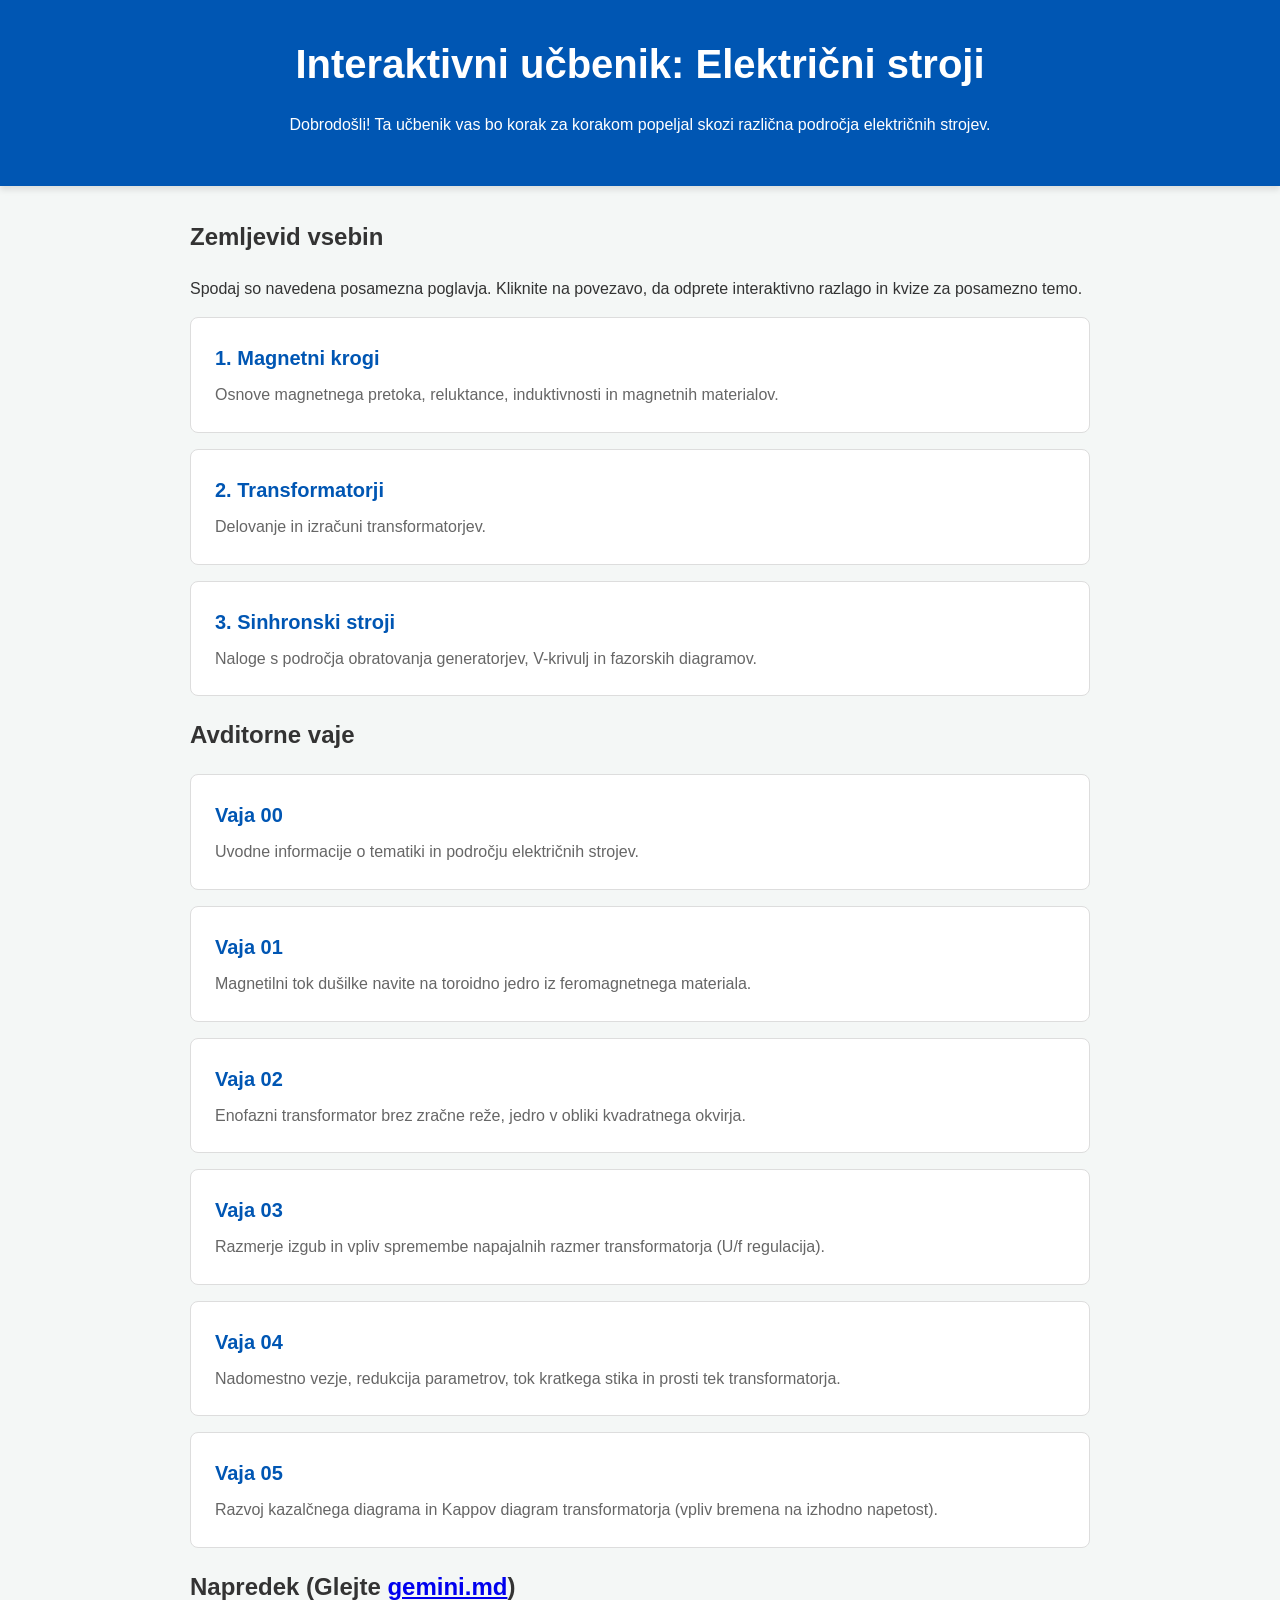
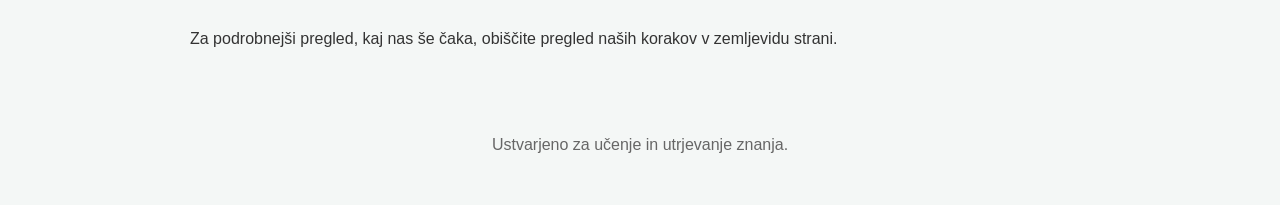
<file: index.html>
<!DOCTYPE html>
<html lang="sl">
<head>
    <meta charset="UTF-8">
    <meta name="viewport" content="width=device-width, initial-scale=1.0">
    <title>Interaktivni učbenik: Električni stroji</title>
    <link rel="stylesheet" href="style.css">
</head>
<body>
    <header>
        <h1>Interaktivni učbenik: Električni stroji</h1>
        <p>Dobrodošli! Ta učbenik vas bo korak za korakom popeljal skozi različna področja električnih strojev.</p>
    </header>

    <main class="container">
        <h2>Zemljevid vsebin</h2>
        <p>Spodaj so navedena posamezna poglavja. Kliknite na povezavo, da odprete interaktivno razlago in kvize za posamezno temo.</p>

        <ul class="chapter-list">
            <li>
                <a href="1_magnetni_krogi.html" class="chapter-link">
                    <span class="chapter-title">1. Magnetni krogi</span>
                    <span class="chapter-desc">Osnove magnetnega pretoka, reluktance, induktivnosti in magnetnih materialov.</span>
                </a>
            </li>
            <li>
                <a href="2_transformatorji.html" class="chapter-link">
                    <span class="chapter-title">2. Transformatorji</span>
                    <span class="chapter-desc">Delovanje in izračuni transformatorjev.</span>
                </a>
            </li>
            <li>
                <a href="3_sinhronski_stroji.html" class="chapter-link">
                    <span class="chapter-title">3. Sinhronski stroji</span>
                    <span class="chapter-desc">Naloge s področja obratovanja generatorjev, V-krivulj in fazorskih diagramov.</span>
                </a>
            </li>
        </ul>

        <h2>Avditorne vaje</h2>
        <ul class="chapter-list">
            <li>
                <a href="vaja_00.html" class="chapter-link">
                    <span class="chapter-title">Vaja 00</span>
                    <span class="chapter-desc">Uvodne informacije o tematiki in področju električnih strojev.</span>
                </a>
            </li>
            <li>
                <a href="vaja_01.html" class="chapter-link">
                    <span class="chapter-title">Vaja 01</span>
                    <span class="chapter-desc">Magnetilni tok dušilke navite na toroidno jedro iz feromagnetnega materiala.</span>
                </a>
            </li>
            <li>
                <a href="vaja_02.html" class="chapter-link">
                    <span class="chapter-title">Vaja 02</span>
                    <span class="chapter-desc">Enofazni transformator brez zračne reže, jedro v obliki kvadratnega okvirja.</span>
                </a>
            </li>
            <li>
                <a href="vaja_03.html" class="chapter-link">
                    <span class="chapter-title">Vaja 03</span>
                    <span class="chapter-desc">Razmerje izgub in vpliv spremembe napajalnih razmer transformatorja (U/f regulacija).</span>
                </a>
            </li>
            <li>
                <a href="vaja_04.html" class="chapter-link">
                    <span class="chapter-title">Vaja 04</span>
                    <span class="chapter-desc">Nadomestno vezje, redukcija parametrov, tok kratkega stika in prosti tek transformatorja.</span>
                </a>
            </li>
            <li>
                <a href="vaja_05.html" class="chapter-link">
                    <span class="chapter-title">Vaja 05</span>
                    <span class="chapter-desc">Razvoj kazalčnega diagrama in Kappov diagram transformatorja (vpliv bremena na izhodno napetost).</span>
                </a>
            </li>
        </ul>

        <h2>Napredek (Glejte <a href="gemini.md" target="_blank">gemini.md</a>)</h2>
        <p>Za podrobnejši pregled, kaj nas še čaka, obiščite pregled naših korakov v zemljevidu strani.</p>
    </main>

    <footer>
        <p>Ustvarjeno za učenje in utrjevanje znanja.</p>
    </footer>
</body>
</html>
</file>
<file: style.css>
:root {
    --primary-color: #0056b3;
    --secondary-color: #f8f9fa;
    --text-color: #333;
    --border-color: #ddd;
    --success-color: #28a745;
    --error-color: #dc3545;
    --hover-color: #004494;
    --hint-bg: #e9ecef;
}

body {
    font-family: 'Segoe UI', Tahoma, Geneva, Verdana, sans-serif;
    line-height: 1.6;
    color: var(--text-color);
    background-color: #f4f7f6;
    margin: 0;
    padding: 0;
}

header {
    background-color: var(--primary-color);
    color: white;
    padding: 2rem 1rem;
    text-align: center;
    box-shadow: 0 4px 6px rgba(0,0,0,0.1);
}

header h1 {
    margin: 0;
    font-size: 2.5rem;
}

.container {
    max-width: 900px;
    margin: 2rem auto;
    padding: 0 1rem;
}

/* Chapter List Styles */
.chapter-list {
    list-style: none;
    padding: 0;
}

.chapter-list li {
    margin-bottom: 1rem;
}

.chapter-link {
    display: block;
    background-color: white;
    padding: 1.5rem;
    border-radius: 8px;
    text-decoration: none;
    color: var(--text-color);
    border: 1px solid var(--border-color);
    transition: transform 0.2s, box-shadow 0.2s;
}

.chapter-link:hover {
    transform: translateY(-2px);
    box-shadow: 0 4px 12px rgba(0,0,0,0.1);
}

.chapter-title {
    display: block;
    font-size: 1.25rem;
    font-weight: bold;
    color: var(--primary-color);
    margin-bottom: 0.5rem;
}

.chapter-desc {
    display: block;
    color: #666;
}

.disabled .chapter-link {
    background-color: #f5f5f5;
    cursor: not-allowed;
    opacity: 0.7;
}
.disabled .chapter-link:hover {
    transform: none;
    box-shadow: none;
}
.disabled .chapter-title {
    color: #999;
}

/* Content Styles */
.content-section {
    background: white;
    padding: 2rem;
    border-radius: 8px;
    box-shadow: 0 2px 8px rgba(0,0,0,0.05);
    margin-bottom: 2rem;
}

.formula-box {
    background-color: #f8f9fa;
    border-left: 4px solid var(--primary-color);
    padding: 1rem;
    margin: 1rem 0;
    font-family: monospace;
    font-size: 1.1rem;
}

/* Details/Summary (Hints) */
details {
    background-color: var(--hint-bg);
    padding: 0.5rem 1rem;
    border-radius: 5px;
    margin: 1rem 0;
    border: 1px solid var(--border-color);
}

summary {
    font-weight: bold;
    cursor: pointer;
    color: var(--primary-color);
    outline: none;
    padding: 0.5rem 0;
}

summary:hover {
    color: var(--hover-color);
}

details p {
    margin-top: 0.5rem;
    padding-top: 0.5rem;
    border-top: 1px solid #ccc;
}

/* Quiz Styles */
.quiz-section {
    background-color: #fff3cd;
    border: 1px solid #ffeeba;
    padding: 1.5rem;
    border-radius: 8px;
    margin-top: 2rem;
}

.quiz-section h3 {
    color: #856404;
    margin-top: 0;
}

.input-group {
    margin: 1rem 0;
}

input[type="number"] {
    padding: 0.5rem;
    font-size: 1rem;
    border: 1px solid #ccc;
    border-radius: 4px;
    width: 150px;
    margin-right: 10px;
}

button {
    background-color: var(--primary-color);
    color: white;
    border: none;
    padding: 0.5rem 1.5rem;
    font-size: 1rem;
    border-radius: 4px;
    cursor: pointer;
    transition: background-color 0.2s;
}

button:hover {
    background-color: var(--hover-color);
}

.feedback {
    margin-top: 1rem;
    font-weight: bold;
    padding: 0.5rem;
    border-radius: 4px;
    display: none;
}

.feedback.success {
    display: block;
    background-color: #d4edda;
    color: var(--success-color);
    border: 1px solid #c3e6cb;
}

.feedback.error {
    display: block;
    background-color: #f8d7da;
    color: var(--error-color);
    border: 1px solid #f5c6cb;
}

/* Footer */
footer {
    text-align: center;
    padding: 2rem;
    color: #666;
    margin-top: 2rem;
}

/* Real World Use Styles */
.real-world-box {
    background-color: #eef7f8;
    border-left: 4px solid #17a2b8;
    padding: 1rem;
    margin: 1.5rem 0;
    border-radius: 4px;
}
.real-world-title {
    font-weight: bold;
    color: #0c5460;
    display: flex;
    align-items: center;
    margin-bottom: 0.5rem;
}
.real-world-title svg {
    margin-right: 8px;
    fill: #17a2b8;
}

/* Interactive SVG & Controls */
.interactive-container {
    display: flex;
    flex-wrap: wrap;
    gap: 20px;
    background: white;
    border: 1px solid #ddd;
    border-radius: 8px;
    padding: 20px;
    margin: 20px 0;
    box-shadow: 0 2px 4px rgba(0,0,0,0.05);
}
.interactive-controls {
    flex: 1;
    min-width: 250px;
}
.interactive-controls .control-group {
    margin-bottom: 15px;
}
.interactive-controls label {
    display: block;
    margin-bottom: 5px;
    font-weight: bold;
    color: #555;
}
.interactive-controls input[type="range"] {
    width: 100%;
}
.interactive-results {
    background: #f8f9fa;
    padding: 10px;
    border-radius: 5px;
    margin-top: 15px;
    font-family: monospace;
    font-size: 1.1rem;
}
.interactive-svg-wrapper {
    flex: 1;
    min-width: 300px;
    display: flex;
    justify-content: center;
    align-items: center;
    background: #fafafa;
    border: 1px dashed #ccc;
    border-radius: 8px;
}
</file>
